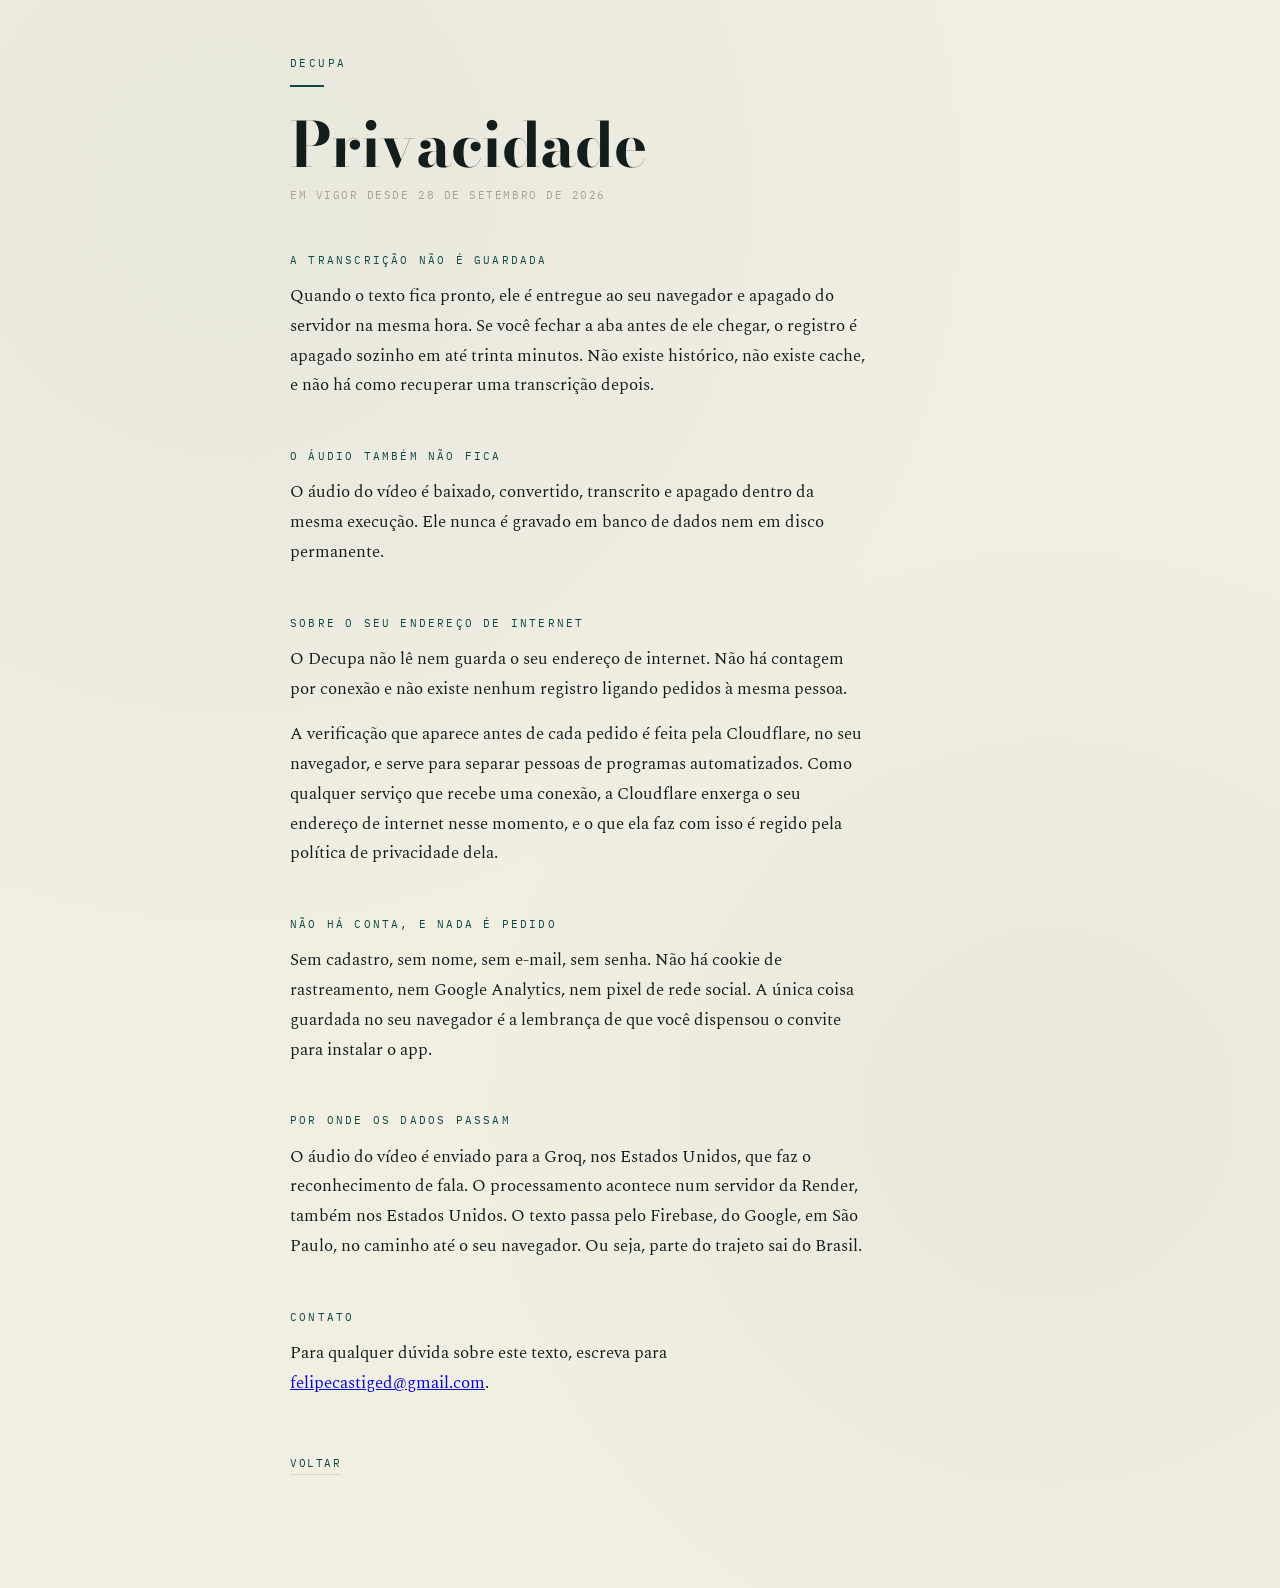
<file: privacidade.html>
<!DOCTYPE html>
<html lang="pt-BR">
<head>
<meta charset="UTF-8">
<meta name="viewport" content="width=device-width, initial-scale=1, viewport-fit=cover">
<title>Privacidade — Decupa</title>
<meta name="description" content="O que o Decupa guarda, por quanto tempo, e por onde os dados passam.">
<meta name="theme-color" content="#0C4A45">
<link rel="icon" href="./icon-192.png">
<link rel="preconnect" href="https://fonts.googleapis.com">
<link rel="preconnect" href="https://fonts.gstatic.com" crossorigin>
<link rel="stylesheet" href="https://fonts.googleapis.com/css2?family=Bodoni+Moda:opsz,wght@6..96,400;6..96,700&family=IBM+Plex+Mono:wght@400&family=Spectral:wght@400&display=swap">
<link rel="stylesheet" href="./style.css?v=13">
</head>
<body>

<div class="folha pagina">

  <div class="sobrancelha">Decupa</div>
  <div class="risco"></div>

  <h1 class="titulo">Privacidade</h1>
  <p class="desde">Em vigor desde 28 de setembro de 2026</p>

  <h2>A transcrição não é guardada</h2>
  <p>Quando o texto fica pronto, ele é entregue ao seu navegador e apagado do servidor na mesma hora. Se você fechar a aba antes de ele chegar, o registro é apagado sozinho em até trinta minutos. Não existe histórico, não existe cache, e não há como recuperar uma transcrição depois.</p>

  <h2>O áudio também não fica</h2>
  <p>O áudio do vídeo é baixado, convertido, transcrito e apagado dentro da mesma execução. Ele nunca é gravado em banco de dados nem em disco permanente.</p>

  <h2>Sobre o seu endereço de internet</h2>
  <p>O Decupa não lê nem guarda o seu endereço de internet. Não há contagem por conexão e não existe nenhum registro ligando pedidos à mesma pessoa.</p>
  <p>A verificação que aparece antes de cada pedido é feita pela Cloudflare, no seu navegador, e serve para separar pessoas de programas automatizados. Como qualquer serviço que recebe uma conexão, a Cloudflare enxerga o seu endereço de internet nesse momento, e o que ela faz com isso é regido pela política de privacidade dela.</p>

  <h2>Não há conta, e nada é pedido</h2>
  <p>Sem cadastro, sem nome, sem e-mail, sem senha. Não há cookie de rastreamento, nem Google Analytics, nem pixel de rede social. A única coisa guardada no seu navegador é a lembrança de que você dispensou o convite para instalar o app.</p>

  <h2>Por onde os dados passam</h2>
  <p>O áudio do vídeo é enviado para a Groq, nos Estados Unidos, que faz o reconhecimento de fala. O processamento acontece num servidor da Render, também nos Estados Unidos. O texto passa pelo Firebase, do Google, em São Paulo, no caminho até o seu navegador. Ou seja, parte do trajeto sai do Brasil.</p>

  <h2>Contato</h2>
  <p>Para qualquer dúvida sobre este texto, escreva para <a href="mailto:felipecastiged@gmail.com">felipecastiged@gmail.com</a>.</p>

  <a class="voltar" href="./">Voltar</a>

</div>

</body>
</html>
</file>
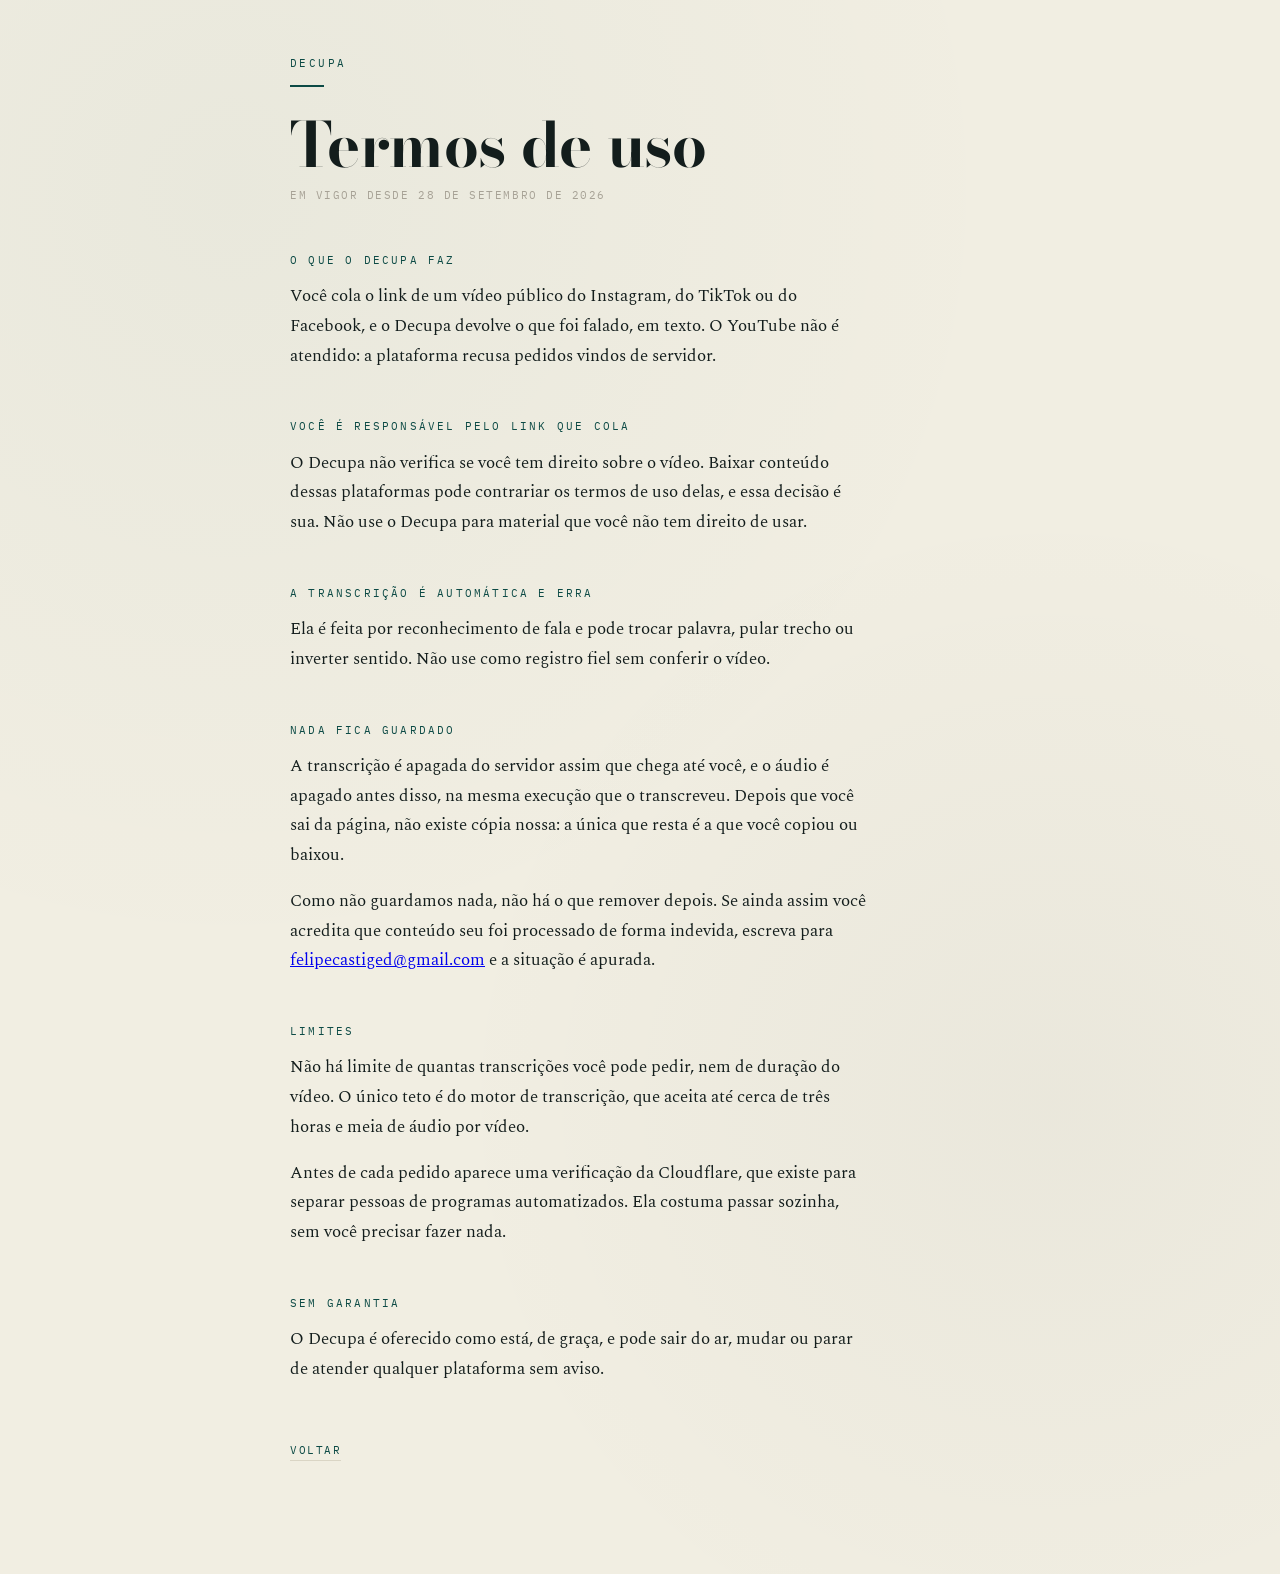
<file: termos.html>
<!DOCTYPE html>
<html lang="pt-BR">
<head>
<meta charset="UTF-8">
<meta name="viewport" content="width=device-width, initial-scale=1, viewport-fit=cover">
<title>Termos de uso — Decupa</title>
<meta name="description" content="Termos de uso do Decupa.">
<meta name="theme-color" content="#0C4A45">
<link rel="icon" href="./icon-192.png">
<link rel="preconnect" href="https://fonts.googleapis.com">
<link rel="preconnect" href="https://fonts.gstatic.com" crossorigin>
<link rel="stylesheet" href="https://fonts.googleapis.com/css2?family=Bodoni+Moda:opsz,wght@6..96,400;6..96,700&family=IBM+Plex+Mono:wght@400&family=Spectral:wght@400&display=swap">
<link rel="stylesheet" href="./style.css?v=13">
</head>
<body>

<div class="folha pagina">

  <div class="sobrancelha">Decupa</div>
  <div class="risco"></div>

  <h1 class="titulo">Termos de uso</h1>
  <p class="desde">Em vigor desde 28 de setembro de 2026</p>

  <h2>O que o Decupa faz</h2>
  <p>Você cola o link de um vídeo público do Instagram, do TikTok ou do Facebook, e o Decupa devolve o que foi falado, em texto. O YouTube não é atendido: a plataforma recusa pedidos vindos de servidor.</p>

  <h2>Você é responsável pelo link que cola</h2>
  <p>O Decupa não verifica se você tem direito sobre o vídeo. Baixar conteúdo dessas plataformas pode contrariar os termos de uso delas, e essa decisão é sua. Não use o Decupa para material que você não tem direito de usar.</p>

  <h2>A transcrição é automática e erra</h2>
  <p>Ela é feita por reconhecimento de fala e pode trocar palavra, pular trecho ou inverter sentido. Não use como registro fiel sem conferir o vídeo.</p>

  <h2>Nada fica guardado</h2>
  <p>A transcrição é apagada do servidor assim que chega até você, e o áudio é apagado antes disso, na mesma execução que o transcreveu. Depois que você sai da página, não existe cópia nossa: a única que resta é a que você copiou ou baixou.</p>
  <p>Como não guardamos nada, não há o que remover depois. Se ainda assim você acredita que conteúdo seu foi processado de forma indevida, escreva para <a href="mailto:felipecastiged@gmail.com">felipecastiged@gmail.com</a> e a situação é apurada.</p>

  <h2>Limites</h2>
  <p>Não há limite de quantas transcrições você pode pedir, nem de duração do vídeo. O único teto é do motor de transcrição, que aceita até cerca de três horas e meia de áudio por vídeo.</p>
  <p>Antes de cada pedido aparece uma verificação da Cloudflare, que existe para separar pessoas de programas automatizados. Ela costuma passar sozinha, sem você precisar fazer nada.</p>

  <h2>Sem garantia</h2>
  <p>O Decupa é oferecido como está, de graça, e pode sair do ar, mudar ou parar de atender qualquer plataforma sem aviso.</p>

  <a class="voltar" href="./">Voltar</a>

</div>

</body>
</html>
</file>
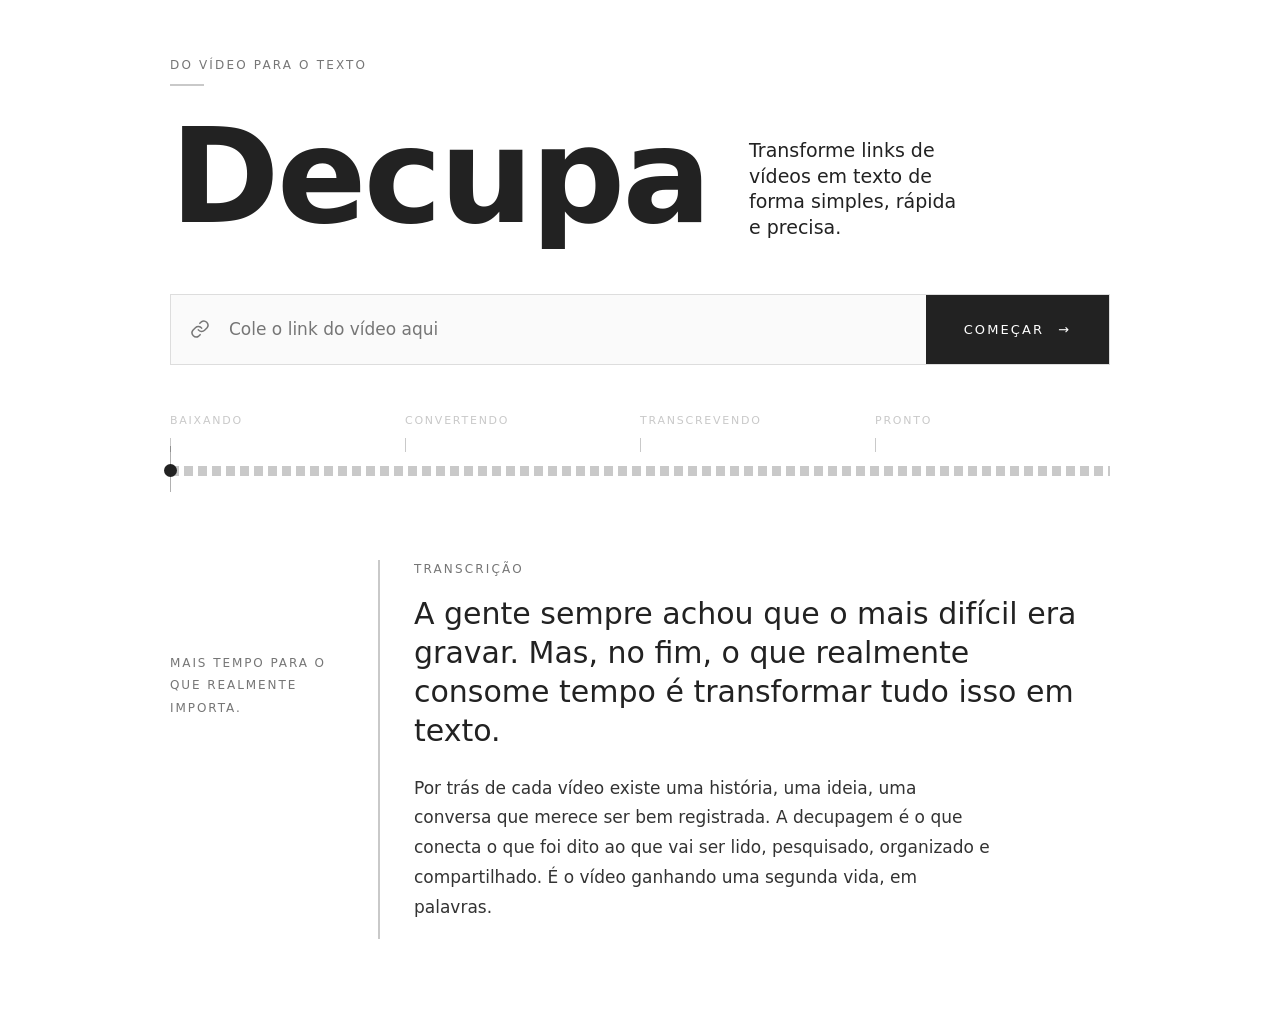
<file: telas/esqueleto.html>
<!doctype html>
<html lang="pt-BR">
<head>
<meta charset="utf-8">
<meta name="viewport" content="width=device-width, initial-scale=1">
<title>Decupa — esqueleto</title>
<!--
  Passo 3 da Fase 3: esqueleto. So estrutura e posicao.
  Sem cor final, sem tipografia final, sem textura. Tudo cinza de proposito:
  e aqui que se enxerga proporcao errada, antes dela ser herdada por tudo.
  A animacao ja esta aqui porque movimento tambem e estrutura.
-->
<style>
  :root {
    --tinta: #222;
    --meio: #767676;
    --fraco: #c9c9c9;
    --fundo: #fff;
    --linha: #ddd;
    --medida: 940px;
  }
  * { box-sizing: border-box; }
  body {
    margin: 0;
    padding: 56px 24px 96px;
    background: var(--fundo);
    color: var(--tinta);
    font: 16px/1.5 system-ui, sans-serif;
  }
  .folha { max-width: var(--medida); margin: 0 auto; }

  .sobrancelha {
    font-size: 12px; letter-spacing: .18em; text-transform: uppercase;
    color: var(--meio);
  }
  .risco { width: 34px; height: 2px; background: var(--fraco); margin: 10px 0 0; }

  /* 1. cabecalho: marca gigante a esquerda, promessa a direita */
  .cabecalho {
    display: flex; align-items: flex-start; gap: 40px;
    margin: 34px 0 0;
  }
  .marca {
    font-size: 132px; line-height: .86; letter-spacing: -.02em;
    font-weight: 700; margin: 0; flex: 0 0 auto;
  }
  .promessa {
    font-size: 19px; line-height: 1.35; color: var(--tinta);
    max-width: 220px; margin-top: 18px;
  }

  /* 2. a fresta onde o link entra */
  .fresta {
    display: flex; align-items: stretch;
    border: 1px solid var(--linha); background: #fafafa;
    margin-top: 34px;
  }
  .fresta .icone { width: 58px; display: grid; place-items: center; color: var(--meio); }
  .fresta input {
    flex: 1; border: 0; background: transparent; outline: none;
    font: inherit; font-size: 17px; color: var(--tinta); padding: 22px 0;
  }
  .fresta input::placeholder { color: var(--meio); }
  .comecar {
    border: 0; background: var(--tinta); color: #fff; cursor: pointer;
    font: inherit; font-size: 13px; letter-spacing: .16em; text-transform: uppercase;
    padding: 0 38px; display: flex; align-items: center; gap: 14px;
  }
  .selo {
    align-self: center; margin-right: 18px; padding: 5px 12px;
    border: 1px solid var(--linha); border-radius: 999px;
    font-size: 12px; letter-spacing: .08em; color: var(--meio);
    visibility: hidden;
  }
  .selo.aceso { visibility: visible; }

  /* 3. a fita: quatro etapas com o marcador correndo */
  .fita { margin-top: 48px; }
  .etapas {
    display: grid; grid-template-columns: repeat(4, 1fr);
    font-size: 11px; letter-spacing: .16em; text-transform: uppercase;
    color: var(--fraco);
  }
  .etapa { transition: color .3s; }
  .etapa.ativa { color: var(--tinta); }
  .etapa.feita { color: var(--meio); }
  .etapa .marca-tick { width: 1px; height: 14px; background: var(--fraco); margin-top: 8px; }
  .trilho {
    position: relative; height: 22px; margin-top: 8px;
    background-image: repeating-linear-gradient(to right,
      var(--fraco) 0 9px, transparent 9px 14px);
    background-size: auto 10px; background-repeat: repeat-x;
    background-position: 0 center;
  }
  .cheio {
    position: absolute; inset: 0 auto 0 0; width: 0;
    background-image: repeating-linear-gradient(to right,
      var(--tinta) 0 9px, transparent 9px 14px);
    background-size: auto 10px; background-repeat: repeat-x;
    background-position: 0 center;
    transition: width .6s ease-out;
  }
  .marcador {
    position: absolute; top: 50%; left: 0; width: 13px; height: 13px;
    margin: -6.5px 0 0 -6.5px; border-radius: 50%; background: var(--tinta);
    transition: left .6s ease-out;
  }
  .marcador::after {
    content: ""; position: absolute; left: 50%; top: -18px;
    width: 1px; height: 46px; background: var(--tinta); opacity: .35;
  }

  /* 4. o texto, tratado como pagina */
  .leitura { display: flex; gap: 38px; margin-top: 78px; }
  .nota {
    flex: 0 0 170px; font-size: 12px; letter-spacing: .16em;
    text-transform: uppercase; line-height: 1.9; color: var(--meio);
    padding-top: 92px;
  }
  .coluna { border-left: 2px solid var(--fraco); padding-left: 34px; }
  .abertura { font-size: 30px; line-height: 1.3; margin: 16px 0 24px; }
  .corpo { font-size: 17px; line-height: 1.75; max-width: 34em; color: #333; }

  /* 5. o certo girando, e o modal */
  /* Flutua por cima em vez de ocupar espaco: se entrasse no fluxo, a pagina
     daria um pulo de 120px bem no momento em que a pessoa esta lendo. */
  .certo {
    position: fixed; inset: 0; display: grid; place-items: center;
    z-index: 290; pointer-events: none;
  }
  .certo[hidden] { display: none; }
  .certo svg { width: 64px; height: 64px; }
  .certo circle, .certo path {
    fill: none; stroke: var(--tinta); stroke-width: 2;
    stroke-linecap: round; stroke-linejoin: round;
  }
  .certo circle { stroke-dasharray: 176; stroke-dashoffset: 176; }
  .certo path { stroke-dasharray: 40; stroke-dashoffset: 40; }
  .certo.rodando svg { animation: gira .7s ease-out both; }
  .certo.rodando circle { animation: risca .55s ease-out .05s forwards; }
  .certo.rodando path { animation: risca .3s ease-out .5s forwards; }
  @keyframes gira { from { transform: rotate(-180deg) scale(.7); opacity: 0 } to { transform: none; opacity: 1 } }
  @keyframes risca { to { stroke-dashoffset: 0 } }

  .fundo-modal {
    position: fixed; inset: 0; background: rgba(0,0,0,.45);
    display: none; place-items: center; padding: 24px; z-index: 300;
  }
  .fundo-modal.aberto { display: grid; }
  .modal {
    background: var(--fundo); width: min(720px, 100%); max-height: 86vh;
    overflow: auto; padding: 38px 40px 32px; border: 1px solid var(--linha);
    animation: sobe .25s ease-out both;
  }
  @keyframes sobe { from { transform: translateY(14px); opacity: 0 } to { transform: none; opacity: 1 } }
  .modal h2 { font-size: 12px; letter-spacing: .18em; text-transform: uppercase; color: var(--meio); margin: 0 0 18px; font-weight: 400; }
  .modal .texto { font-size: 17px; line-height: 1.75; }
  .acoes { display: flex; gap: 12px; margin-top: 30px; }
  .acoes button {
    font: inherit; font-size: 13px; letter-spacing: .12em; text-transform: uppercase;
    padding: 13px 24px; border: 1px solid var(--tinta); background: transparent;
    color: var(--tinta); cursor: pointer;
  }
  .acoes button.cheia { background: var(--tinta); color: #fff; }

  @media (max-width: 760px) {
    body { padding: 32px 18px 72px; }
    .cabecalho { flex-direction: column; gap: 14px; }
    .marca { font-size: 72px; }
    .promessa { max-width: none; margin-top: 0; }
    .fresta { flex-wrap: wrap; }
    .fresta input { padding: 16px 0; min-width: 0; }
    .comecar { width: 100%; justify-content: center; padding: 16px; }
    .etapas { font-size: 9px; letter-spacing: .08em; }
    .leitura { flex-direction: column; gap: 22px; }
    .nota { padding-top: 0; flex: none; }
    .coluna { padding-left: 20px; }
    .abertura { font-size: 23px; }
    /* crenca 15: no celular o painel de detalhe e tela cheia */
    .fundo-modal { padding: 0; }
    .modal { width: 100%; height: 100vh; max-height: none; border: 0; }
  }
</style>
</head>
<body>

<div class="folha">

  <div class="sobrancelha">Do vídeo para o texto</div>
  <div class="risco"></div>

  <header class="cabecalho">
    <h1 class="marca">Decupa</h1>
    <p class="promessa">Transforme links de vídeos em texto de forma simples, rápida e precisa.</p>
  </header>

  <form class="fresta" id="forma">
    <span class="icone" aria-hidden="true">
      <svg width="20" height="20" viewBox="0 0 24 24" fill="none" stroke="currentColor" stroke-width="1.8" stroke-linecap="round" stroke-linejoin="round">
        <path d="M10 13a5 5 0 0 0 7.5.5l3-3a5 5 0 0 0-7-7l-1.7 1.7"/>
        <path d="M14 11a5 5 0 0 0-7.5-.5l-3 3a5 5 0 0 0 7 7l1.7-1.7"/>
      </svg>
    </span>
    <input id="campo" type="text" placeholder="Cole o link do vídeo aqui" autocomplete="off">
    <span class="selo" id="selo">Instagram</span>
    <button class="comecar" type="submit">Começar <span aria-hidden="true">&#8594;</span></button>
  </form>

  <section class="fita">
    <div class="etapas" id="etapas">
      <div class="etapa"><div>Baixando</div><div class="marca-tick"></div></div>
      <div class="etapa"><div>Convertendo</div><div class="marca-tick"></div></div>
      <div class="etapa"><div>Transcrevendo</div><div class="marca-tick"></div></div>
      <div class="etapa"><div>Pronto</div><div class="marca-tick"></div></div>
    </div>
    <div class="trilho">
      <div class="cheio" id="cheio"></div>
      <div class="marcador" id="marcador"></div>
    </div>
  </section>

  <div class="certo" id="certo" hidden>
    <svg viewBox="0 0 64 64" aria-hidden="true">
      <circle cx="32" cy="32" r="28"/>
      <path d="M20 33.5 L28.5 42 L44 24"/>
    </svg>
  </div>

  <section class="leitura">
    <aside class="nota">Mais tempo para o que realmente importa.</aside>
    <div class="coluna">
      <div class="sobrancelha">Transcrição</div>
      <p class="abertura">A gente sempre achou que o mais difícil era gravar. Mas, no fim, o que realmente consome tempo é transformar tudo isso em texto.</p>
      <p class="corpo">Por trás de cada vídeo existe uma história, uma ideia, uma conversa que merece ser bem registrada. A decupagem é o que conecta o que foi dito ao que vai ser lido, pesquisado, organizado e compartilhado. É o vídeo ganhando uma segunda vida, em palavras.</p>
    </div>
  </section>

</div>

<div class="fundo-modal" id="fundo-modal">
  <div class="modal" role="dialog" aria-modal="true" aria-label="Transcrição">
    <h2>Transcrição</h2>
    <div class="texto" id="texto-modal"></div>
    <div class="acoes">
      <button class="cheia" id="copiar">Copiar tudo</button>
      <button id="fechar">Fechar</button>
    </div>
  </div>
</div>

<script>
// ---------------------------------------------------------------------------
// A fita anda dentro da etapa atual e so pula quando a etapa muda de verdade.
// No esqueleto a mudanca e simulada; na versao ligada quem manda e o Firestore.
// Nunca alcanca o fim da etapa sozinha: passo proporcional ao que falta.
// ---------------------------------------------------------------------------
const ETAPAS = ["baixando", "convertendo", "transcrevendo", "pronto"];
const PASSO_MS = 2000;

const cheio = document.getElementById("cheio");
const marcador = document.getElementById("marcador");
const caixasEtapa = [...document.querySelectorAll(".etapa")];
const certo = document.getElementById("certo");
const fundoModal = document.getElementById("fundo-modal");
const selo = document.getElementById("selo");

let etapaAtual = -1;
let progresso = 0;
let relogio = null;

function pintar() {
  cheio.style.width = (progresso * 100) + "%";
  marcador.style.left = (progresso * 100) + "%";
  caixasEtapa.forEach((c, i) => {
    c.classList.toggle("ativa", i === etapaAtual);
    c.classList.toggle("feita", i < etapaAtual);
  });
}

function irPara(indice) {
  etapaAtual = indice;
  progresso = Math.max(progresso, indice / ETAPAS.length);
  pintar();
}

function rastejar() {
  const teto = (etapaAtual + 1) / ETAPAS.length;
  progresso += (teto - progresso) * 0.38;
  pintar();
}

function comecar() {
  clearInterval(relogio);
  progresso = 0;
  irPara(0);
  relogio = setInterval(rastejar, PASSO_MS);
  rastejar();

  // Tempos aproximados do que foi medido em 28/09: download ~8s,
  // conversao ~3s, Groq <1s. Aqui so pra ver o movimento.
  setTimeout(() => irPara(1), 6000);
  setTimeout(() => irPara(2), 9000);
  setTimeout(concluir, 11000);
}

function concluir() {
  clearInterval(relogio);
  etapaAtual = 3;
  progresso = 1;
  pintar();

  certo.hidden = false;
  certo.classList.remove("rodando");
  void certo.offsetWidth;
  certo.classList.add("rodando");

  setTimeout(abrirModal, 900);
}

function abrirModal() {
  document.getElementById("texto-modal").textContent =
    document.querySelector(".abertura").textContent + " " +
    document.querySelector(".corpo").textContent;
  fundoModal.classList.add("aberto");
}

document.getElementById("forma").addEventListener("submit", (e) => {
  e.preventDefault();
  comecar();
});

// O selo da plataforma acende dentro do proprio campo, antes de clicar em nada.
document.getElementById("campo").addEventListener("input", (e) => {
  const v = e.target.value.toLowerCase();
  const achou = ["instagram", "tiktok", "youtube", "facebook"].find(p => v.includes(p));
  selo.textContent = achou ? achou[0].toUpperCase() + achou.slice(1) : "";
  selo.classList.toggle("aceso", !!achou);
});

document.getElementById("fechar").addEventListener("click", () => fundoModal.classList.remove("aberto"));
fundoModal.addEventListener("click", (e) => { if (e.target === fundoModal) fundoModal.classList.remove("aberto"); });
document.addEventListener("keydown", (e) => { if (e.key === "Escape") fundoModal.classList.remove("aberto"); });

document.getElementById("copiar").addEventListener("click", async (e) => {
  await navigator.clipboard.writeText(document.getElementById("texto-modal").textContent);
  e.target.textContent = "Copiado";
  setTimeout(() => { e.target.textContent = "Copiar tudo"; }, 1600);
});

pintar();
</script>
</body>
</html>
</file>
<file: style.css>
/* Decupa — camadas na ordem do design system: fundo, blocos, icones, tipografia.
   A referencia aprovada esta em telas/referencia-aprovada.webp */

:root {
  /* Paleta monocromatica: a cor de marca e a de destaque sao a mesma, de
     proposito. O design system permite, desde que dito aqui, e forcar uma
     segunda cor so pra diferenciar as variaveis deixaria a tela pior. */
  --bg: #F1EEE2;           /* papel quente */
  --panel: #FAF8F1;        /* modal e campo */
  --ink: #131D1C;          /* tinta quase preta, com fundo de verde */
  --ink-soft: #6A6A5F;
  --ink-faint: #A7A296;
  --line: #DAD5C5;
  --radius: 0px;           /* nada arredondado: a referencia e de impressao */

  --accent: #0C4A45;       /* teal escuro, uma passada de tinta so */
  --accent-soft: #E2EAE7;
  --accent-deep: #073430;
  --roxo: #0C4A45;         /* nome historico da variavel de marca */

  --credit: #1FAA59; --debit: #E5484D; --warn: #D98E04; --info: #2C6BE0;

  --display: 'Bodoni Moda', Georgia, serif;
  --sans: 'Spectral', Georgia, serif;
  --mono: 'IBM Plex Mono', monospace;

  --medida: 1080px;
}

* { box-sizing: border-box; }

html { -webkit-text-size-adjust: 100%; }

body {
  margin: 0;
  padding: 54px 28px 110px;
  background: var(--bg);
  color: var(--ink);
  font: 17px/1.75 var(--sans);
  /* textura de papel discreta, feita com gradientes pra nao carregar imagem */
  background-image:
    radial-gradient(circle at 18% 12%, rgba(12,74,69,.035), transparent 45%),
    radial-gradient(circle at 82% 70%, rgba(19,29,28,.03), transparent 40%);
}

.folha { max-width: var(--medida); margin: 0 auto; }

/* ---------------------------------------------------------- sobrancelhas */

.sobrancelha {
  font-family: var(--mono);
  font-size: 11px;
  letter-spacing: .22em;
  text-transform: uppercase;
  color: var(--accent);
}
.sobrancelha.apagada { color: var(--ink-faint); }
.risco { width: 34px; height: 2px; background: var(--accent); margin: 12px 0 0; }

/* -------------------------------------------------------------- cabecalho */

.cabecalho {
  display: flex;
  align-items: flex-start;
  gap: 48px;
  margin: 30px 0 0;
}

.marca {
  font-family: var(--display);
  font-optical-sizing: auto;
  font-weight: 700;
  font-size: clamp(64px, 13vw, 168px);
  line-height: .84;
  letter-spacing: -.015em;
  margin: 0;
  flex: 0 0 auto;
  white-space: nowrap;
}

/* o cursor da digitacao; some sozinho quando a palavra termina */
.cursor {
  display: inline-block;
  width: .055em;
  background: var(--accent);
  margin-left: .04em;
  vertical-align: baseline;
  height: .72em;
  animation: pisca 1s steps(1) infinite;
}
.cursor.fim { animation: pisca 1s steps(1) 3, some .3s 3s forwards; }
@keyframes pisca { 0%, 49% { opacity: 1 } 50%, 100% { opacity: 0 } }
@keyframes some { to { opacity: 0; width: 0; margin: 0 } }

.promessa {
  font-size: 20px;
  line-height: 1.4;
  max-width: 250px;
  margin-top: 16px;
  color: var(--ink);
}

/* ------------------------------------------------------------- a fresta */

.fresta {
  display: flex;
  flex-wrap: wrap;
  align-items: stretch;
  border: 1px solid var(--line);
  background: var(--panel);
  margin-top: 36px;
}
.fresta:focus-within { border-color: var(--accent); }

.fresta .icone { width: 62px; display: grid; place-items: center; color: var(--ink-faint); }

.fresta input {
  flex: 1;
  min-width: 0;
  border: 0;
  background: transparent;
  outline: none;
  font: inherit;
  font-size: 17px;
  color: var(--ink);
  padding: 24px 0;
}
.fresta input::placeholder { color: var(--ink-faint); }

.arquivo {
  flex: 0 0 100%; min-width: 0;
  display: flex; flex-wrap: wrap; align-items: center; gap: 12px;
  padding: 16px 20px; border-top: 1px solid var(--line);
  font-family: var(--mono); font-size: 11px; color: var(--ink-soft);
}
.arquivo input { width: 230px; padding: 0; font: inherit; }
.arquivo input::file-selector-button, .arquivo button {
  border: 1px solid var(--line); background: transparent; color: var(--accent);
  padding: 9px 12px; font: inherit; cursor: pointer;
}
.arquivo input:focus-visible { outline: 2px solid var(--accent); outline-offset: 3px; }
.arquivo span { flex: 0 0 100%; overflow-wrap: anywhere; }
.arquivo button[hidden] { display: none; }

/* o selo da plataforma acende dentro do proprio campo, antes de clicar */
.selo {
  align-self: center;
  margin-right: 18px;
  padding: 6px 14px;
  border: 1px solid var(--line);
  border-radius: 999px;
  font-family: var(--mono);
  font-size: 11px;
  letter-spacing: .1em;
  color: var(--ink-soft);
  white-space: nowrap;
  opacity: 0;
  transform: translateX(6px);
  transition: opacity .25s, transform .25s;
  pointer-events: none;
}
.selo.aceso { opacity: 1; transform: none; }

.comecar {
  border: 0;
  background: var(--accent);
  color: #fff;
  cursor: pointer;
  font-family: var(--mono);
  font-size: 12px;
  letter-spacing: .18em;
  text-transform: uppercase;
  padding: 0 40px;
  display: flex;
  align-items: center;
  gap: 16px;
  transition: background .2s;
}
.comecar:hover { background: var(--accent-deep); }
.comecar:disabled { background: var(--ink-faint); cursor: default; }
.comecar svg { transition: transform .2s; }
.comecar:hover:not(:disabled) svg { transform: translateX(4px); }

/* ---------------------------------------------------- plataformas aceitas */

.plataformas {
  display: flex;
  align-items: center;
  gap: 26px;
  margin-top: 18px;
  color: var(--ink-soft);
}
.plataformas .rotulo {
  font-family: var(--mono);
  font-size: 10px;
  letter-spacing: .2em;
  text-transform: uppercase;
  color: var(--ink-faint);
}
.plataforma { display: flex; align-items: center; gap: 8px; color: var(--ink); }
.plataforma svg { display: block; }
.plataforma .nome {
  font-family: var(--mono);
  font-size: 11px;
  letter-spacing: .08em;
}
/* O YouTube recusa download a partir de servidor. Mostrar a marca acesa
   prometeria o que nao entrega, entao ela aparece apagada e com o motivo. */
.plataforma.indisponivel { color: var(--ink-faint); }
.plataforma.indisponivel .porque {
  font-family: var(--mono);
  font-size: 10px;
  letter-spacing: .06em;
  color: var(--ink-faint);
  border-bottom: 1px dotted var(--ink-faint);
  cursor: help;
}

/* ------------------------------------------------------------- o desafio */

.desafio { margin-top: 22px; max-width: 320px; }
.desafio[hidden] { display: none; }

/* ---------------------------------------------------------------- a fita */

.fita { margin-top: 52px; }
.fita[hidden] { display: none; }

.etapas {
  display: grid;
  grid-template-columns: repeat(4, 1fr);
  font-family: var(--mono);
  font-size: 11px;
  letter-spacing: .18em;
  text-transform: uppercase;
  color: var(--ink-faint);
}
.etapa { transition: color .3s; }
.etapa.feita { color: var(--ink-soft); }
.etapa.ativa { color: var(--accent); }
.etapa .tick { width: 1px; height: 15px; background: var(--line); margin-top: 9px; }
.etapa.ativa .tick, .etapa.feita .tick { background: var(--accent); }

.trilho {
  position: relative;
  height: 24px;
  margin-top: 9px;
  background-image: repeating-linear-gradient(to right, var(--line) 0 10px, transparent 10px 15px);
  background-size: auto 11px;
  background-repeat: repeat-x;
  background-position: 0 center;
}
.cheio {
  position: absolute; inset: 0 auto 0 0; width: 0;
  background-image: repeating-linear-gradient(to right, var(--accent) 0 10px, transparent 10px 15px);
  background-size: auto 11px;
  background-repeat: repeat-x;
  background-position: 0 center;
  transition: width .6s ease-out;
}
.marcador {
  position: absolute; top: 50%; left: 0;
  width: 14px; height: 14px; margin: -7px 0 0 -7px;
  border-radius: 50%; background: var(--accent);
  transition: left .6s ease-out;
}
.marcador::after {
  content: ""; position: absolute; left: 50%; top: -20px;
  width: 1px; height: 50px; background: var(--accent); opacity: .4;
}

/* a frase acionavel quando a fita para por erro */
.recado {
  margin-top: 26px;
  border-left: 2px solid var(--debit);
  padding: 4px 0 4px 20px;
  font-size: 16px;
  color: var(--ink);
}
.recado[hidden] { display: none; }
/* Esperar nao e falhar: enquanto o servidor acorda, o aviso e do tom do
   projeto, e nao da cor de erro. */
.recado.esperando { border-left-color: var(--accent); }
.recado.quebrado { border-left-color: var(--warn); }

.recado .codigo {
  display: block;
  font-family: var(--mono);
  font-size: 10px;
  letter-spacing: .16em;
  color: var(--ink-faint);
  margin-top: 8px;
}

/* -------------------------------------------------------------- a leitura */

.leitura { display: flex; gap: 44px; margin-top: 86px; }

.nota {
  flex: 0 0 190px;
  font-family: var(--mono);
  font-size: 11px;
  letter-spacing: .18em;
  text-transform: uppercase;
  line-height: 2.1;
  color: var(--accent);
  padding-top: 96px;
}
.nota .risco { margin-top: 18px; }

.coluna { border-left: 2px solid var(--accent); padding-left: 38px; min-width: 0; }
.abertura {
  font-family: var(--display);
  font-weight: 400;
  font-size: clamp(26px, 3vw, 36px);
  line-height: 1.32;
  margin: 18px 0 26px;
}
.corpo { font-size: 17px; line-height: 1.85; max-width: 36em; }
.corpo p + p { margin-top: 1em; }

/* ------------------------------------------------- paginas de texto corrido */

.pagina { max-width: 700px; }
.pagina .titulo {
  font-family: var(--display);
  font-weight: 700;
  font-size: clamp(38px, 6vw, 62px);
  line-height: 1.04;
  letter-spacing: -.01em;
  margin: 26px 0 8px;
}
.pagina .desde { font-family: var(--mono); font-size: 11px; letter-spacing: .14em; text-transform: uppercase; color: var(--ink-faint); }
.pagina h2 {
  font-family: var(--mono);
  font-size: 11px;
  font-weight: 400;
  letter-spacing: .2em;
  text-transform: uppercase;
  color: var(--accent);
  margin: 46px 0 12px;
}
.pagina p { margin: 0 0 16px; max-width: 34em; }
.pagina .voltar { display: inline-block; margin-top: 40px; font-family: var(--mono); font-size: 11px; letter-spacing: .14em; text-transform: uppercase; color: var(--accent); text-decoration: none; border-bottom: 1px solid var(--line); }
.pagina .voltar:hover { border-color: var(--accent); }

/* ------------------------------------------------------------------ rodape */

.rodape {
  margin-top: 96px;
  padding-top: 26px;
  border-top: 1px solid var(--line);
  display: flex;
  justify-content: space-between;
  align-items: baseline;
  gap: 24px;
  flex-wrap: wrap;
  font-family: var(--mono);
  font-size: 11px;
  letter-spacing: .06em;
  color: var(--ink-faint);
}
.rodape nav { display: flex; gap: 22px; }
.rodape a { color: var(--ink-soft); text-decoration: none; border-bottom: 1px solid var(--line); }
.rodape a:hover { color: var(--accent); border-color: var(--accent); }

/* ------------------------------------------------------ o certo, e o modal */

/* Flutua por cima em vez de ocupar espaco: no fluxo, ele daria um pulo na
   pagina bem no momento em que a pessoa esta lendo. */
.certo {
  position: fixed; inset: 0;
  display: grid; place-items: center;
  z-index: 290; pointer-events: none;
}
.certo[hidden] { display: none; }
.certo svg { width: 76px; height: 76px; }
.certo circle, .certo path {
  fill: none; stroke: var(--accent); stroke-width: 2;
  stroke-linecap: round; stroke-linejoin: round;
}
.certo circle { stroke-dasharray: 176; stroke-dashoffset: 176; }
.certo path { stroke-dasharray: 44; stroke-dashoffset: 44; }
.certo.rodando svg { animation: gira .7s cubic-bezier(.2,.8,.2,1) both; }
.certo.rodando circle { animation: risca .55s ease-out .05s forwards; }
.certo.rodando path { animation: risca .3s ease-out .52s forwards; }
@keyframes gira { from { transform: rotate(-180deg) scale(.65); opacity: 0 } to { transform: none; opacity: 1 } }
@keyframes risca { to { stroke-dashoffset: 0 } }

.fundo-modal {
  position: fixed; inset: 0;
  background: rgba(19,29,28,.5);
  display: none; place-items: center;
  padding: 28px; z-index: 300;
}
.fundo-modal.aberto { display: grid; }

.modal {
  background: var(--panel);
  width: min(760px, 100%);
  max-height: 86vh; overflow: auto;
  padding: 42px 46px 34px;
  border: 1px solid var(--line);
  animation: sobe .26s ease-out both;
}
@keyframes sobe { from { transform: translateY(16px); opacity: 0 } to { transform: none; opacity: 1 } }

.modal .cabeca { display: flex; justify-content: space-between; align-items: baseline; gap: 20px; margin-bottom: 22px; }
.modal .meta { min-width: 0; overflow-wrap: anywhere; font-family: var(--mono); font-size: 10px; letter-spacing: .14em; text-transform: uppercase; color: var(--ink-faint); }
.modal .texto { font-size: 18px; line-height: 1.85; }

.acoes { display: flex; gap: 12px; margin-top: 34px; flex-wrap: wrap; }
.acoes button {
  font-family: var(--mono);
  font-size: 11px; letter-spacing: .16em; text-transform: uppercase;
  padding: 15px 26px; border: 1px solid var(--accent);
  background: transparent; color: var(--accent); cursor: pointer;
  transition: background .2s, color .2s;
}
.acoes button:hover { background: var(--accent-soft); }
.acoes button.cheia { background: var(--accent); color: #fff; }
.acoes button.cheia:hover { background: var(--accent-deep); }

/* Regra invisivel e indistinguivel de defeito: se o texto some ao sair, a
   pessoa precisa saber disso antes de sair, e nao depois (crenca 32). */
.aviso {
  margin: 20px 0 0;
  font-family: var(--mono);
  font-size: 11px;
  line-height: 1.7;
  letter-spacing: .04em;
  color: var(--ink-faint);
}

/* ------------------------------------------------------------------ celular */

@media (max-width: 860px) {
  body { padding: 30px 20px 80px; }
  .cabecalho { flex-direction: column; gap: 16px; }
  .marca { font-size: clamp(56px, 19vw, 96px); }
  .promessa { max-width: none; margin-top: 0; font-size: 18px; }

  .fresta { flex-wrap: wrap; }
  .fresta .icone { width: 50px; }
  .fresta input { padding: 18px 0; }
  .arquivo input { flex: 1 1 100%; width: 100%; padding: 0; }
  .selo { margin: 0 14px 0 0; }
  .comecar { width: 100%; justify-content: center; padding: 18px; }

  .plataformas { flex-wrap: wrap; gap: 14px 18px; }
  .plataformas .rotulo { width: 100%; }

  .etapas { font-size: 9px; letter-spacing: .06em; }

  .leitura { flex-direction: column; gap: 24px; }
  .nota { padding-top: 0; flex: none; line-height: 1.9; }
  .coluna { padding-left: 22px; }

  /* crenca 15: no celular o painel de detalhe e tela cheia */
  .fundo-modal { padding: 0; }
  .modal { width: 100%; height: 100dvh; max-height: none; border: 0; padding: 30px 22px 26px; }
}

@media (prefers-reduced-motion: reduce) {
  *, *::before, *::after { animation-duration: .01ms !important; transition-duration: .01ms !important; }
}
</file>
